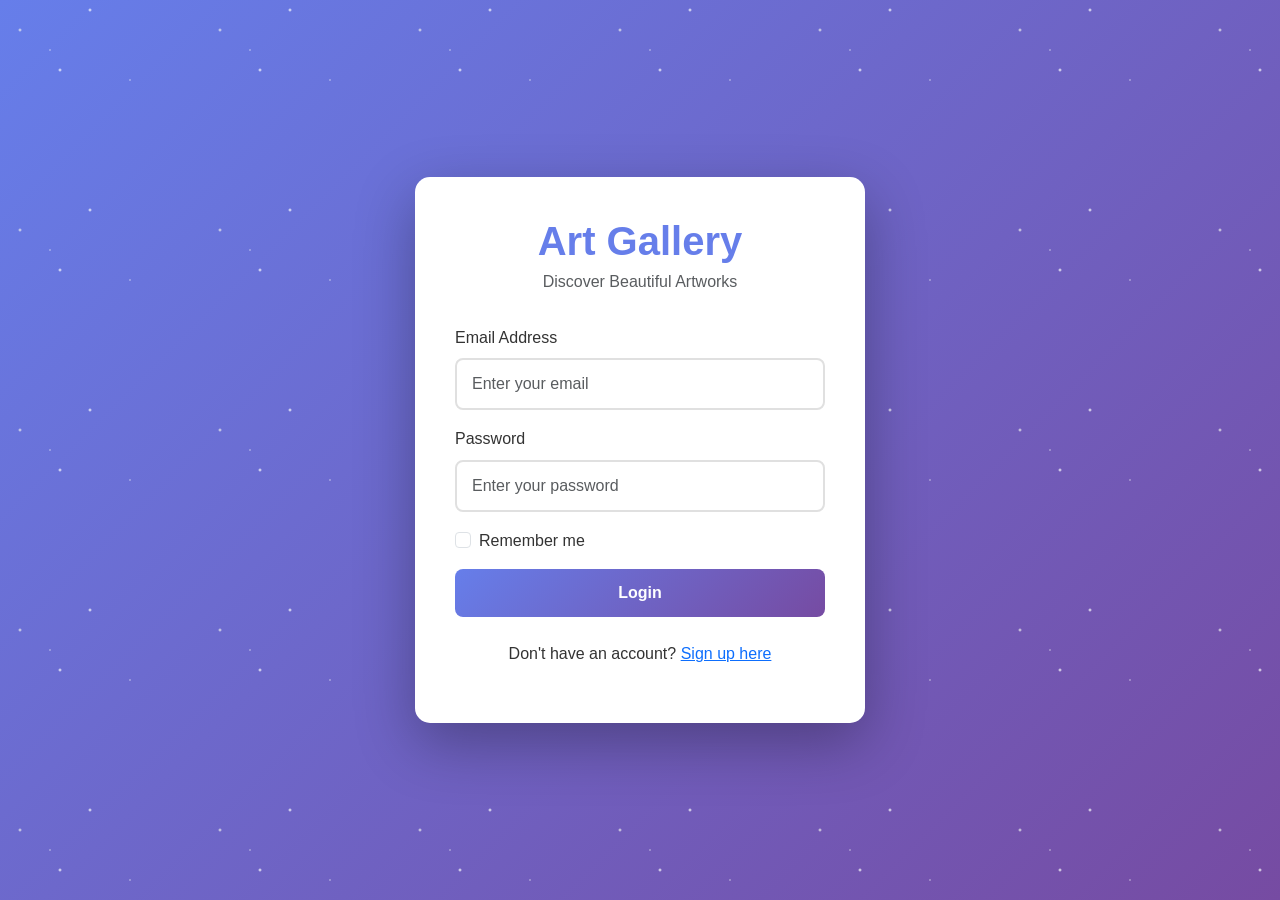
<file: index.html>
<!DOCTYPE html>
<html lang="en">
<head>
    <meta charset="UTF-8">
    <meta name="viewport" content="width=device-width, initial-scale=1.0">
    <title>Art Gallery - Login</title>
    <link href="https://cdn.jsdelivr.net/npm/bootstrap@5.3.0/dist/css/bootstrap.min.css" rel="stylesheet">
    <link rel="stylesheet" href="css/style.css">
</head>
<body class="login-page">
    <div class="stars"></div>
    <div class="container d-flex justify-content-center align-items-center min-vh-100">
        <div class="login-card">
            <div class="login-header">
                <h1 class="text-center mb-1">Art Gallery</h1>
                <p class="text-center text-muted">Discover Beautiful Artworks</p>
            </div>
            <form class="login-form" action="gallery-home.html" method="GET">
                <div class="mb-3">
                    <label for="email" class="form-label">Email Address</label>
                    <input type="email" class="form-control input-animated" id="email" placeholder="Enter your email" required>
                </div>
                <div class="mb-3">
                    <label for="password" class="form-label">Password</label>
                    <input type="password" class="form-control input-animated" id="password" placeholder="Enter your password" required>
                </div>
                <div class="mb-3 form-check">
                    <input type="checkbox" class="form-check-input" id="remember" >
                    <label class="form-check-label" for="remember">
                        Remember me
                    </label>
                </div>
                <button type="submit" class="btn btn-primary w-100 btn-login">Login</button>
            </form>
            <div class="text-center mt-4">
                <p>Don't have an account? <a href="signup.html" class="link-primary">Sign up here</a></p>
            </div>
        </div>
    </div>

    <script src="https://cdn.jsdelivr.net/npm/bootstrap@5.3.0/dist/js/bootstrap.bundle.min.js"></script>
    <script src="js/script.js"></script>
</body>
</html>
</file>
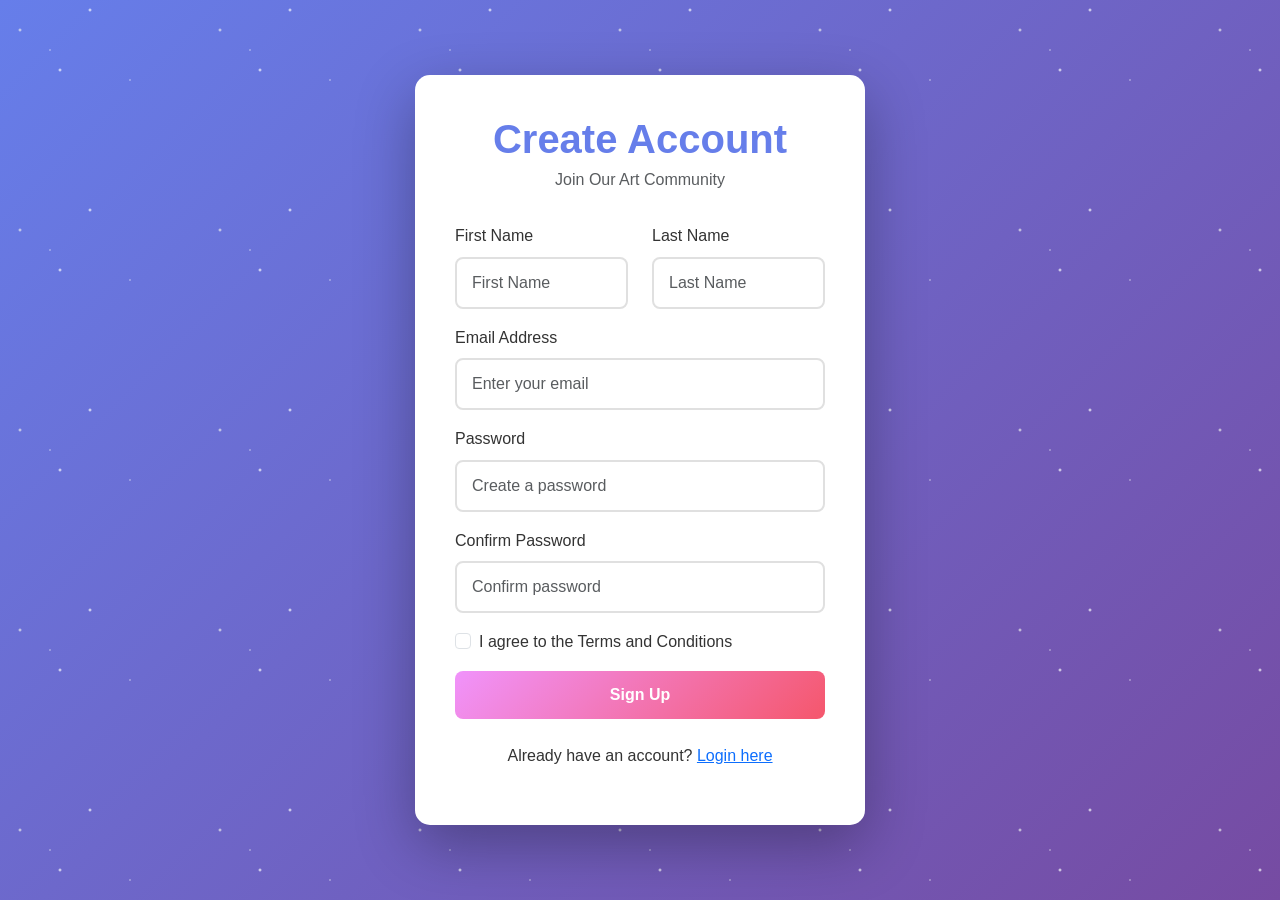
<file: signup.html>
<!DOCTYPE html>
<html lang="en">
<head>
    <meta charset="UTF-8">
    <meta name="viewport" content="width=device-width, initial-scale=1.0">
    <title>Art Gallery - Sign Up</title>
    <link href="https://cdn.jsdelivr.net/npm/bootstrap@5.3.0/dist/css/bootstrap.min.css" rel="stylesheet">
    <link rel="stylesheet" href="css/style.css">
</head>
<body class="signup-page">
    <div class="stars"></div>
    <div class="container d-flex justify-content-center align-items-center min-vh-100 py-5">
        <div class="signup-card">
            <div class="signup-header">
                <h1 class="text-center mb-1">Create Account</h1>
                <p class="text-center text-muted">Join Our Art Community</p>
            </div>
            <form class="signup-form" action="gallery-home.html" method="GET">
                <div class="row">
                    <div class="col-md-6 mb-3">
                        <label for="firstName" class="form-label">First Name</label>
                        <input type="text" class="form-control input-animated" id="firstName" placeholder="First Name" required>
                    </div>
                    <div class="col-md-6 mb-3">
                        <label for="lastName" class="form-label">Last Name</label>
                        <input type="text" class="form-control input-animated" id="lastName" placeholder="Last Name" required>
                    </div>
                </div>
                <div class="mb-3">
                    <label for="signupEmail" class="form-label">Email Address</label>
                    <input type="email" class="form-control input-animated" id="signupEmail" placeholder="Enter your email" required>
                </div>
                <div class="mb-3">
                    <label for="signupPassword" class="form-label">Password</label>
                    <input type="password" class="form-control input-animated" id="signupPassword" placeholder="Create a password" required>
                </div>
                <div class="mb-3">
                    <label for="confirmPassword" class="form-label">Confirm Password</label>
                    <input type="password" class="form-control input-animated" id="confirmPassword" placeholder="Confirm password" required>
                </div>
                <div class="mb-3 form-check">
                    <input type="checkbox" class="form-check-input" id="terms" required>
                    <label class="form-check-label" for="terms">
                        I agree to the Terms and Conditions
                    </label>
                </div>
                <button type="submit" class="btn btn-success w-100 btn-signup">Sign Up</button>
            </form>
            <div class="text-center mt-4">
                <p>Already have an account? <a href="index.html" class="link-primary">Login here</a></p>
            </div>
        </div>
    </div>

    <script src="https://cdn.jsdelivr.net/npm/bootstrap@5.3.0/dist/js/bootstrap.bundle.min.js"></script>
    <script src="js/script.js"></script>
</body>
</html>
</file>
<file: css/style.css>
/* ===== General Styles ===== */
* {
    margin: 0;
    padding: 0;
    box-sizing: border-box;
}

body {
    font-family: 'Segoe UI', Tahoma, Geneva, Verdana, sans-serif;
    line-height: 1.6;
    color: #333;
}

/* ===== Login & Signup Pages ===== */
.login-page,
.signup-page {
    background: linear-gradient(135deg, #667eea 0%, #764ba2 100%);
    position: relative;
    overflow: hidden;
}

/* Animated Background Stars */
.stars {
    position: fixed;
    top: 0;
    left: 0;
    width: 100%;
    height: 100%;
    background-image: 
        radial-gradient(2px 2px at 20px 30px, #eee, rgba(0,0,0,0)),
        radial-gradient(2px 2px at 60px 70px, #fff, rgba(0,0,0,0)),
        radial-gradient(1px 1px at 50px 50px, #fff, rgba(0,0,0,0)),
        radial-gradient(1px 1px at 130px 80px, #fff, rgba(0,0,0,0)),
        radial-gradient(2px 2px at 90px 10px, #fff, rgba(0,0,0,0));
    background-repeat: repeat;
    background-size: 200px 200px;
    animation: twinkle 5s ease-in-out infinite;
    z-index: 1;
}

@keyframes twinkle {
    0%, 100% { opacity: 0.5; }
    50% { opacity: 1; }
}

.login-card,
.signup-card {
    background: white;
    border-radius: 15px;
    padding: 40px;
    box-shadow: 0 20px 60px rgba(0, 0, 0, 0.3);
    max-width: 450px;
    width: 100%;
    position: relative;
    z-index: 2;
    animation: slideUp 0.6s ease-out;
}

@keyframes slideUp {
    from {
        opacity: 0;
        transform: translateY(30px);
    }
    to {
        opacity: 1;
        transform: translateY(0);
    }
}

.login-header,
.signup-header {
    text-align: center;
    margin-bottom: 30px;
}

.login-header h1,
.signup-header h1 {
    color: #667eea;
    font-weight: 700;
    margin-bottom: 10px;
}

.input-animated {
    border: 2px solid #e0e0e0;
    border-radius: 8px;
    transition: all 0.3s ease;
    padding: 12px 15px;
}

.input-animated:focus {
    border-color: #667eea;
    box-shadow: 0 0 10px rgba(102, 126, 234, 0.2);
    outline: none;
}

.btn-login,
.btn-signup {
    padding: 12px 20px;
    font-weight: 600;
    border-radius: 8px;
    transition: all 0.3s ease;
    border: none;
}

.btn-login {
    background: linear-gradient(135deg, #667eea 0%, #764ba2 100%);
}

.btn-login:hover {
    transform: translateY(-2px);
    box-shadow: 0 10px 25px rgba(102, 126, 234, 0.4);
}

.btn-signup {
    background: linear-gradient(135deg, #f093fb 0%, #f5576c 100%);
}

.btn-signup:hover {
    transform: translateY(-2px);
    box-shadow: 0 10px 25px rgba(245, 87, 108, 0.4);
}

/* ===== Hero Section ===== */
.hero-section {
    position: relative;
    height: 600px;
    display: flex;
    align-items: center;
    justify-content: center;
    overflow: hidden;
    background: linear-gradient(135deg, #667eea 0%, #764ba2 100%);
}

.hero-overlay {
    position: absolute;
    top: 0;
    left: 0;
    right: 0;
    bottom: 0;
    background: url('data:image/svg+xml,<svg xmlns="http://www.w3.org/2000/svg" viewBox="0 0 1200 600"><defs><pattern id="pattern" x="0" y="0" width="100" height="100" patternUnits="userSpaceOnUse"><circle cx="50" cy="50" r="1" fill="rgba(255,255,255,0.1)"/></pattern></defs><rect width="1200" height="600" fill="url(%23pattern)"/></svg>');
    animation: drift 8s ease-in-out infinite;
}

@keyframes drift {
    0%, 100% { transform: translateX(0); }
    50% { transform: translateX(20px); }
}

.hero-content {
    position: relative;
    z-index: 2;
    text-align: center;
    max-width: 800px;
    padding: 20px;
}

.fade-in {
    animation: fadeInScale 0.8s ease-out;
}

@keyframes fadeInScale {
    from {
        opacity: 0;
        transform: scale(0.9);
    }
    to {
        opacity: 1;
        transform: scale(1);
    }
}

.btn-hover {
    position: relative;
    transition: all 0.3s ease;
    overflow: hidden;
}

.btn-hover::before {
    content: '';
    position: absolute;
    top: 0;
    left: -100%;
    width: 100%;
    height: 100%;
    background: rgba(255, 255, 255, 0.2);
    transition: left 0.3s ease;
    z-index: -1;
}

.btn-hover:hover::before {
    left: 100%;
}

.btn-hover:hover {
    transform: translateY(-3px);
    box-shadow: 0 15px 35px rgba(0, 0, 0, 0.2);
}

/* ===== Section Titles ===== */
.section-title {
    font-size: 2.5rem;
    font-weight: 700;
    color: #333;
    position: relative;
    padding-bottom: 20px;
}

.section-title::after {
    content: '';
    position: absolute;
    bottom: 0;
    left: 50%;
    transform: translateX(-50%);
    width: 60px;
    height: 4px;
    background: linear-gradient(135deg, #667eea 0%, #764ba2 100%);
    border-radius: 2px;
}

/* ===== Featured Cards ===== */
.featured-card,
.art-card {
    border-radius: 12px;
    overflow: hidden;
    box-shadow: 0 5px 20px rgba(0, 0, 0, 0.1);
    transition: all 0.3s ease;
    background: white;
}

.featured-card:hover,
.art-card:hover {
    transform: translateY(-10px);
    box-shadow: 0 15px 40px rgba(0, 0, 0, 0.2);
}

.featured-image,
.art-image {
    position: relative;
    overflow: hidden;
    height: 250px;
}

.featured-image img,
.art-image img {
    width: 100%;
    height: 100%;
    object-fit: cover;
    transition: transform 0.4s ease;
}

.featured-card:hover .featured-image img,
.art-card:hover .art-image img {
    transform: scale(1.1);
}

.overlay,
.art-overlay {
    position: absolute;
    top: 0;
    left: 0;
    right: 0;
    bottom: 0;
    background: rgba(0, 0, 0, 0.7);
    display: flex;
    align-items: center;
    justify-content: center;
    opacity: 0;
    transition: opacity 0.3s ease;
}

.featured-card:hover .overlay,
.art-card:hover .art-overlay {
    opacity: 1;
}

.featured-content,
.art-details {
    padding: 20px;
}

/* ===== Page Header ===== */
.page-header {
    background: linear-gradient(135deg, #667eea 0%, #764ba2 100%);
    color: white;
    padding: 80px 20px;
    text-align: center;
}

.page-header h1 {
    font-size: 3rem;
    font-weight: 700;
    margin-bottom: 15px;
    animation: slideDown 0.6s ease-out;
}

@keyframes slideDown {
    from {
        opacity: 0;
        transform: translateY(-30px);
    }
    to {
        opacity: 1;
        transform: translateY(0);
    }
}

/* ===== Art Display Page ===== */
.gallery-item {
    animation: fadeInUp 0.6s ease-out;
}

@keyframes fadeInUp {
    from {
        opacity: 0;
        transform: translateY(20px);
    }
    to {
        opacity: 1;
        transform: translateY(0);
    }
}

.filter-btn {
    transition: all 0.3s ease;
    border-radius: 25px;
    font-weight: 600;
}

.filter-btn.active {
    background: linear-gradient(135deg, #667eea 0%, #764ba2 100%);
    border-color: transparent;
    color: white;
}

.filter-btn:hover {
    transform: translateY(-2px);
    box-shadow: 0 5px 15px rgba(102, 126, 234, 0.3);
}

/* ===== Art Piece Detail Page ===== */
.art-display {
    animation: zoomIn 0.6s ease-out;
}

@keyframes zoomIn {
    from {
        opacity: 0;
        transform: scale(0.95);
    }
    to {
        opacity: 1;
        transform: scale(1);
    }
}

.art-info h1 {
    color: #333;
    font-size: 2.5rem;
    font-weight: 700;
    margin-bottom: 30px;
}

.art-info h5 {
    font-weight: 600;
    color: #667eea;
}

.art-info p {
    line-height: 1.8;
    color: #555;
}

.similar-card {
    border-radius: 10px;
    overflow: hidden;
    box-shadow: 0 5px 15px rgba(0, 0, 0, 0.1);
    transition: all 0.3s ease;
    background: white;
}

.similar-card:hover {
    transform: translateY(-8px);
    box-shadow: 0 12px 25px rgba(0, 0, 0, 0.15);
}

.similar-image {
    position: relative;
    height: 200px;
    overflow: hidden;
}

.similar-image img {
    width: 100%;
    height: 100%;
    object-fit: cover;
    transition: transform 0.4s ease;
}

.similar-card:hover .similar-image img {
    transform: scale(1.15);
}

.similar-details {
    background: white;
}

.similar-details h6 {
    color: #333;
    font-weight: 600;
}

/* ===== CTA Section ===== */
.cta-section {
    background: linear-gradient(135deg, #667eea 0%, #764ba2 100%);
    position: relative;
    overflow: hidden;
}

.cta-section::before {
    content: '';
    position: absolute;
    top: -50%;
    right: -10%;
    width: 500px;
    height: 500px;
    background: rgba(255, 255, 255, 0.1);
    border-radius: 50%;
    animation: float 6s ease-in-out infinite;
}

@keyframes float {
    0%, 100% { transform: translateY(0px) rotate(0deg); }
    50% { transform: translateY(20px) rotate(10deg); }
}

.cta-section .container {
    position: relative;
    z-index: 2;
}

/* ===== Navigation ===== */
.navbar {
    box-shadow: 0 2px 10px rgba(0, 0, 0, 0.1);
    backdrop-filter: blur(10px);
}

.nav-link {
    transition: all 0.3s ease;
    position: relative;
}

.nav-link::after {
    content: '';
    position: absolute;
    bottom: -5px;
    left: 0;
    width: 0;
    height: 2px;
    background: #667eea;
    transition: width 0.3s ease;
}

.nav-link:hover::after {
    width: 100%;
}

/* ===== Footer ===== */
footer {
    background: #1a1a1a;
    color: #999;
    border-top: 1px solid #333;
}

/* ===== Responsive Design ===== */
@media (max-width: 768px) {
    .hero-section {
        height: 400px;
    }

    .hero-content h1 {
        font-size: 2rem;
    }

    .section-title {
        font-size: 1.8rem;
    }

    .page-header h1 {
        font-size: 2rem;
    }

    .login-card,
    .signup-card {
        padding: 30px;
        max-width: 100%;
    }

    .btn-group {
        flex-wrap: wrap;
    }

    .btn-group button {
        flex: 1;
        min-width: 100px;
    }
}

/* ===== Utilities ===== */
.min-vh-100 {
    min-height: 100vh;
}

.smooth-transition {
    transition: all 0.3s cubic-bezier(0.4, 0, 0.2, 1);
}
</file>
